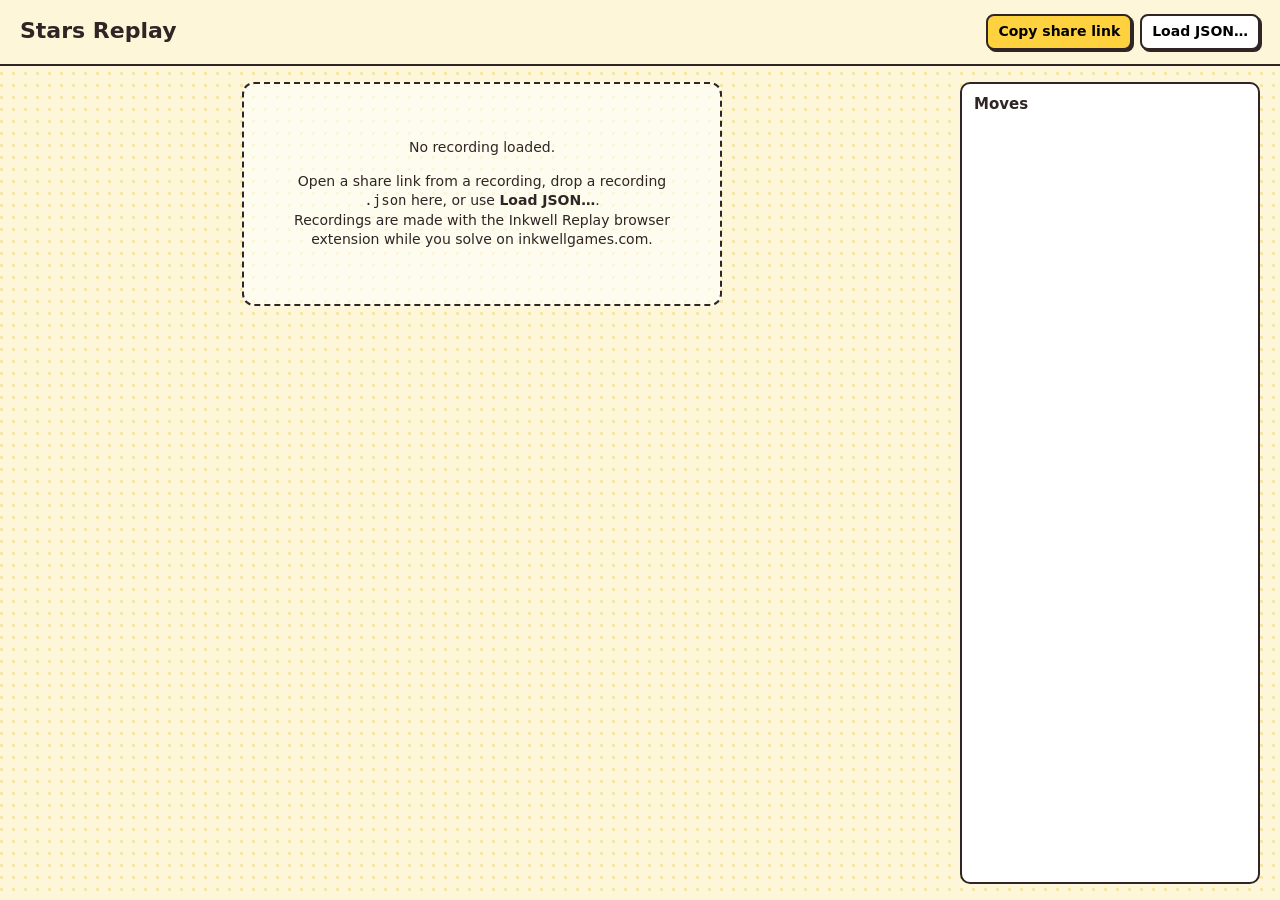
<file: site/index.html>
<!doctype html>
<html lang="en">
<head>
  <meta charset="utf-8">
  <meta name="viewport" content="width=device-width, initial-scale=1">
  <title>Stars Replay</title>
  <meta http-equiv="Content-Security-Policy" content="default-src 'self'; script-src 'self' https://drewhoover.com https://static.cloudflareinsights.com; style-src 'self' 'unsafe-inline' https://fonts.googleapis.com; font-src https://fonts.gstatic.com; img-src 'self' data: https://drewhoover.com; connect-src 'self' https://drewhoover.com https://*.mixpanel.com https://cloudflareinsights.com; frame-src https://giscus.app; base-uri 'none'; form-action 'none'">
  <meta name="description" content="Watch a Stars or Mosaic puzzle solve move by move. Replays are recorded with the Inkwell Replay browser extension and shared as a single link.">
  <link rel="canonical" href="https://drewhoover.com/stars-replay/">
  <meta property="og:type" content="website">
  <meta property="og:title" content="Stars Replay">
  <meta property="og:description" content="Watch a Stars or Mosaic puzzle solve move by move, with every X, star and highlight on its original timeline.">
  <meta property="og:url" content="https://drewhoover.com/stars-replay/">
  <meta property="og:image" content="https://drewhoover.com/stars-replay/og/default.png">
  <meta property="og:image:width" content="1200">
  <meta property="og:image:height" content="630">
  <meta name="twitter:card" content="summary_large_image">
  <meta name="twitter:image" content="https://drewhoover.com/stars-replay/og/default.png">
  <!-- drewhoover.com cross-site chrome -->
  <script src="https://drewhoover.com/embed/back-bar.js" async></script>
  <script src="https://drewhoover.com/embed/analytics.js" async></script>
  <link rel="preconnect" href="https://fonts.googleapis.com">
  <link href="https://fonts.googleapis.com/css2?family=Quicksand:wght@500;600;700&display=swap" rel="stylesheet">
  <link rel="stylesheet" href="viewer.css?v=1792242853">
</head>
<body>
  <header>
    <div>
      <h1 id="title">Stars Replay</h1>
      <div class="meta" id="meta"></div>
    </div>
    <div class="right">
      <button id="share">Copy share link</button>
      <button id="share-here" class="quiet" hidden title="Copy a link that opens the replay at this exact point">Link to this moment</button>
      <button id="load" class="quiet">Load JSON…</button>
      <input type="file" id="file" accept="application/json,.json" hidden>
    </div>
  </header>

  <div id="notice" class="notice" hidden>
    <span id="notice-text"></span>
    <button id="notice-next">Show the next move →</button>
  </div>

  <main>
    <section class="stage">
      <div id="drop" class="drop">
        <p>No recording loaded.</p>
        <p>Open a share link from a recording, drop a recording <code>.json</code> here, or use <b>Load JSON…</b>.<br>Recordings are made with the Inkwell Replay browser extension while you solve on inkwellgames.com.</p>
      </div>
      <div id="board" class="board" hidden></div>
      <div id="flash" class="flash" hidden></div>
      <p id="problems" class="problems" hidden></p>
    </section>

    <aside class="moves">
      <h2>Moves <span id="count"></span></h2>
      <ol id="list"></ol>
    </aside>
  </main>

  <footer class="controls" id="controls" hidden>
    <button id="first" title="Start">⏮</button>
    <button id="back" title="Previous move (←)">◀</button>
    <button id="play" title="Play / pause (space)">▶</button>
    <button id="fwd" title="Next move (→)">▶|</button>
    <button id="last" title="End">⏭</button>
    <input type="range" id="scrub" min="0" max="1000" value="0">
    <span class="time"><span id="now">0:00</span> / <span id="total">0:00</span></span>
    <label>Speed
      <select id="speed">
        <option value="1">1×</option>
        <option value="2" selected>2×</option>
        <option value="4">4×</option>
        <option value="8">8×</option>
      </select>
    </label>
    <span class="hint">← → step · space play · Home/End · idle gaps over 3s are skipped</span>
  </footer>
  <div id="toast" class="toast" hidden></div>

  <script src="config.js?v=1792242853"></script>
  <script src="share.js?v=1792242853"></script>
  <script src="codec-stars.js?v=1792242853"></script>
  <script src="viewer.js?v=1792242853"></script>
</body>
</html>
</file>
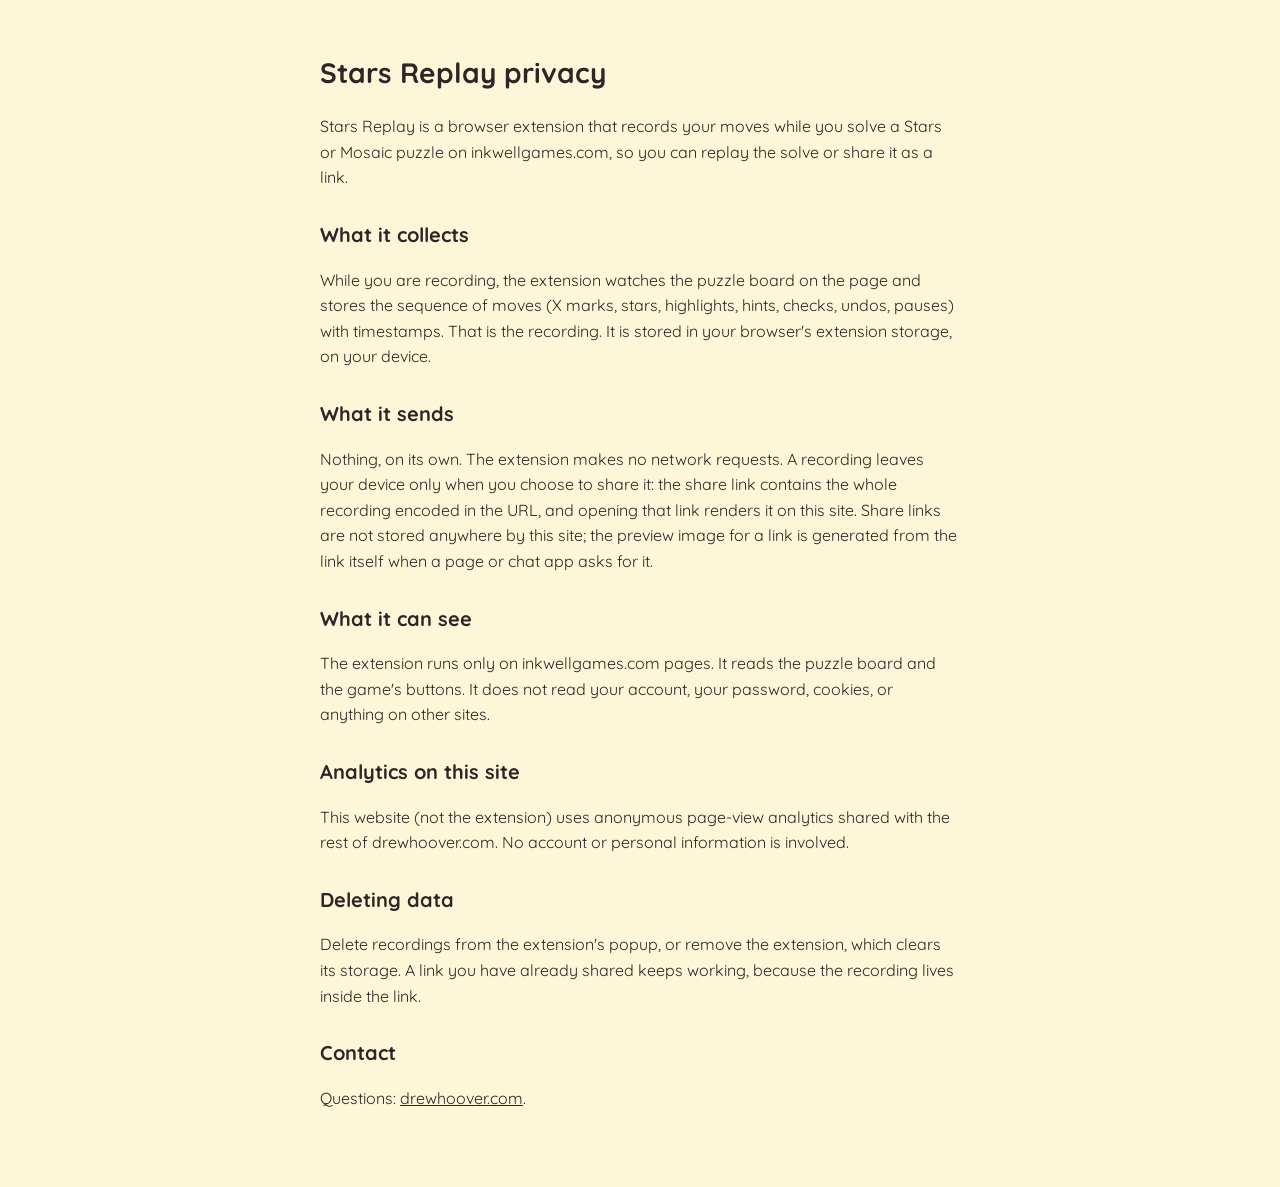
<file: site/privacy.html>
<!doctype html>
<html lang="en">
<head>
  <meta charset="utf-8">
  <meta name="viewport" content="width=device-width, initial-scale=1">
  <title>Stars Replay Privacy</title>
  <meta name="description" content="What the Stars Replay browser extension does with your data: nothing leaves your device unless you share a link.">
  <link rel="canonical" href="https://drewhoover.com/stars-replay/privacy.html">
  <link href="https://fonts.googleapis.com/css2?family=Quicksand:wght@500;700&display=swap" rel="stylesheet">
  <style>
    body { margin: 0; padding: 32px 20px 60px; font: 16px/1.6 Quicksand, system-ui, sans-serif; color: #2f2525; background: #fdf6d8; }
    main { max-width: 640px; margin: 0 auto; }
    h1 { font-size: 28px; } h2 { font-size: 20px; margin-top: 28px; }
    a { color: #2f2525; }
  </style>
  <script src="https://drewhoover.com/embed/back-bar.js" async></script>
</head>
<body>
<main>
  <h1>Stars Replay privacy</h1>
  <p>Stars Replay is a browser extension that records your moves while you solve a Stars or Mosaic puzzle on inkwellgames.com, so you can replay the solve or share it as a link.</p>
  <h2>What it collects</h2>
  <p>While you are recording, the extension watches the puzzle board on the page and stores the sequence of moves (X marks, stars, highlights, hints, checks, undos, pauses) with timestamps. That is the recording. It is stored in your browser's extension storage, on your device.</p>
  <h2>What it sends</h2>
  <p>Nothing, on its own. The extension makes no network requests. A recording leaves your device only when you choose to share it: the share link contains the whole recording encoded in the URL, and opening that link renders it on this site. Share links are not stored anywhere by this site; the preview image for a link is generated from the link itself when a page or chat app asks for it.</p>
  <h2>What it can see</h2>
  <p>The extension runs only on inkwellgames.com pages. It reads the puzzle board and the game's buttons. It does not read your account, your password, cookies, or anything on other sites.</p>
  <h2>Analytics on this site</h2>
  <p>This website (not the extension) uses anonymous page-view analytics shared with the rest of drewhoover.com. No account or personal information is involved.</p>
  <h2>Deleting data</h2>
  <p>Delete recordings from the extension's popup, or remove the extension, which clears its storage. A link you have already shared keeps working, because the recording lives inside the link.</p>
  <h2>Contact</h2>
  <p>Questions: <a href="https://drewhoover.com">drewhoover.com</a>.</p>
</main>
</body>
</html>
</file>
<file: site/viewer.css>
:root { color-scheme: light; --ink: #2f2525; --paper: #fdf6d8; --accent: #fed23f; --muted: #6b6b6b; }
* { box-sizing: border-box; }
html { height: 100%; }
body { margin: 0; font: 14px/1.4 Quicksand, system-ui, sans-serif; color: var(--ink); background: var(--paper);
  background-image: radial-gradient(circle at 1.5px 1.5px, #f3e7ad 1.5px, transparent 0); background-size: 12px 12px;
  display: flex; flex-direction: column; min-height: 100vh; min-height: 100dvh; }
header { display: flex; flex-wrap: wrap; gap: 10px; justify-content: space-between; align-items: center; padding: 14px 20px; border-bottom: 2px solid var(--ink); background: var(--paper); }
h1 { margin: 0; font-size: 22px; font-weight: 700; }
.meta { color: var(--muted); font-size: 13px; }
main { flex: 1; display: grid; grid-template-columns: 1fr 300px; gap: 16px; padding: 16px 20px; min-height: 0; }
.stage { position: relative; display: flex; flex-direction: column; align-items: center; min-width: 0; }
/* The board's natural width is --board-w; it shrinks to the column, and on
   desktop also to the height left between header and play bar, so the whole
   replay fits one screen and the play bar is never below the fold. */
.board { width: min(var(--board-w, 588px), 100%); }
@media (min-width: 801px) {
  body { height: 100vh; height: 100dvh; }
  main { grid-template-rows: minmax(0, 1fr); }
  .stage { container-type: size; overflow-y: auto; }
  .board { width: min(var(--board-w, 588px), 100cqw - 12px, 100cqh - 64px); }
}
@media (max-width: 800px) {
  main { grid-template-columns: 1fr; }
  .board { width: min(var(--board-w, 588px), 100%, max(240px, 100dvh - 300px)); }
  /* A short list leaves page above and below it to swipe on, so a scroll that
     starts on the list doesn't trap the page. */
  .moves { max-height: 50vh; max-height: 50dvh; }
}
.problems { margin: 14px 0 0; padding: 6px 12px; border: 2px solid #e5484d; border-radius: 8px; background: #fff; color: #b4232a; font-weight: 700; }
.problems[hidden] { display: none; }
.rule-overlay { position: absolute; pointer-events: none; }
.rule-overlay div { position: absolute; }
.rule-overlay .wash { background: rgba(229, 72, 77, .2); }
.rule-overlay .ring { border: 3px solid #e5484d; border-radius: 22%; }
.moves li .why { display: block; color: #b4232a; font-size: 12px; font-weight: 700; font-style: normal; }
.moves li.bad .what { color: #b4232a; }
.board { position: relative; pointer-events: none; }
.board * { pointer-events: none !important; transition: none !important; animation: none !important; }
/* The recorded Inkwell grid sets touch-action: none; here the board is a
   picture, so a swipe on it has to scroll the page. */
.board, .board * { touch-action: auto !important; }
.board [data-puzzle-grid] { box-shadow: 6px 6px 0 0 var(--gray-300, #bdbdbd), 6px 6px 0 6px var(--black, #2f2525); }
.flash { position: absolute; border: 3px solid #e5484d; border-radius: 6px; pointer-events: none; opacity: 0; transition: opacity .6s ease-out; }
.flash.on { opacity: 1; transition: none; }
.drop { border: 2px dashed var(--ink); border-radius: 12px; padding: 40px; text-align: center; max-width: 480px; background: rgba(255,255,255,.6); }
.drop.over { background: #fff; }
.moves { background: #fff; border: 2px solid var(--ink); border-radius: 10px; padding: 10px 12px; display: flex; flex-direction: column; min-height: 0; }
.moves h2 { font-size: 15px; margin: 0 0 8px; }
.moves h2 span { color: var(--muted); font-weight: 500; }
.moves ol { list-style: none; margin: 0; padding: 0; overflow: auto; flex: 1; position: relative; }
.moves li { display: grid; grid-template-columns: 48px 1fr; gap: 8px; padding: 4px 6px; border-radius: 6px; cursor: pointer; font-size: 13px; }
.moves li:hover { background: #fdf6d8; }
.moves li.current { background: var(--accent); }
.moves li.done { color: var(--ink); }
.moves li.future { color: var(--muted); }
.moves li .t { font-variant-numeric: tabular-nums; color: var(--muted); }
.moves li.ui .what { font-style: italic; }
.controls { position: sticky; bottom: 0; z-index: 10; display: flex; gap: 10px; align-items: center; padding: 12px 20px; border-top: 2px solid var(--ink); background: var(--paper); flex-wrap: wrap; }
.controls[hidden] { display: none; }
.controls button, header button { font: inherit; font-weight: 700; border: 2px solid var(--ink); border-radius: 8px; padding: 6px 10px; background: var(--accent); cursor: pointer; box-shadow: 2px 2px 0 0 var(--ink); }
.controls button:active, header button:active { transform: translate(2px, 2px); box-shadow: none; }
button.quiet { background: #fff; }
.controls input[type=range] { flex: 1; min-width: 160px; accent-color: var(--ink); }
.time { font-variant-numeric: tabular-nums; }
.controls label { display: flex; gap: 6px; align-items: center; }
select { font: inherit; }
header .right { display: flex; flex-wrap: wrap; gap: 8px; }
.notice { display: flex; flex-wrap: wrap; gap: 10px; align-items: center; margin: 16px 20px 0; padding: 10px 14px; background: #fff; border: 2px solid var(--ink); border-radius: 10px; box-shadow: 3px 3px 0 0 var(--ink); font-weight: 600; }
.notice[hidden] { display: none; }
.notice button { font: inherit; font-weight: 700; border: 2px solid var(--ink); border-radius: 8px; padding: 5px 10px; background: var(--accent); cursor: pointer; margin-left: auto; }
.hint { color: var(--muted); font-size: 12px; margin-left: auto; }
.toast { position: fixed; z-index: 20; left: 50%; bottom: 80px; transform: translateX(-50%); background: var(--ink); color: #fff; padding: 8px 14px; border-radius: 8px; font-weight: 600; }
@media (max-width: 800px) {
  .controls { gap: 8px; padding: 8px 12px calc(8px + env(safe-area-inset-bottom)); }
  .controls input[type=range] { order: -1; flex-basis: 100%; }
  .hint { display: none; }
  .toast { bottom: 130px; }
}
</file>
